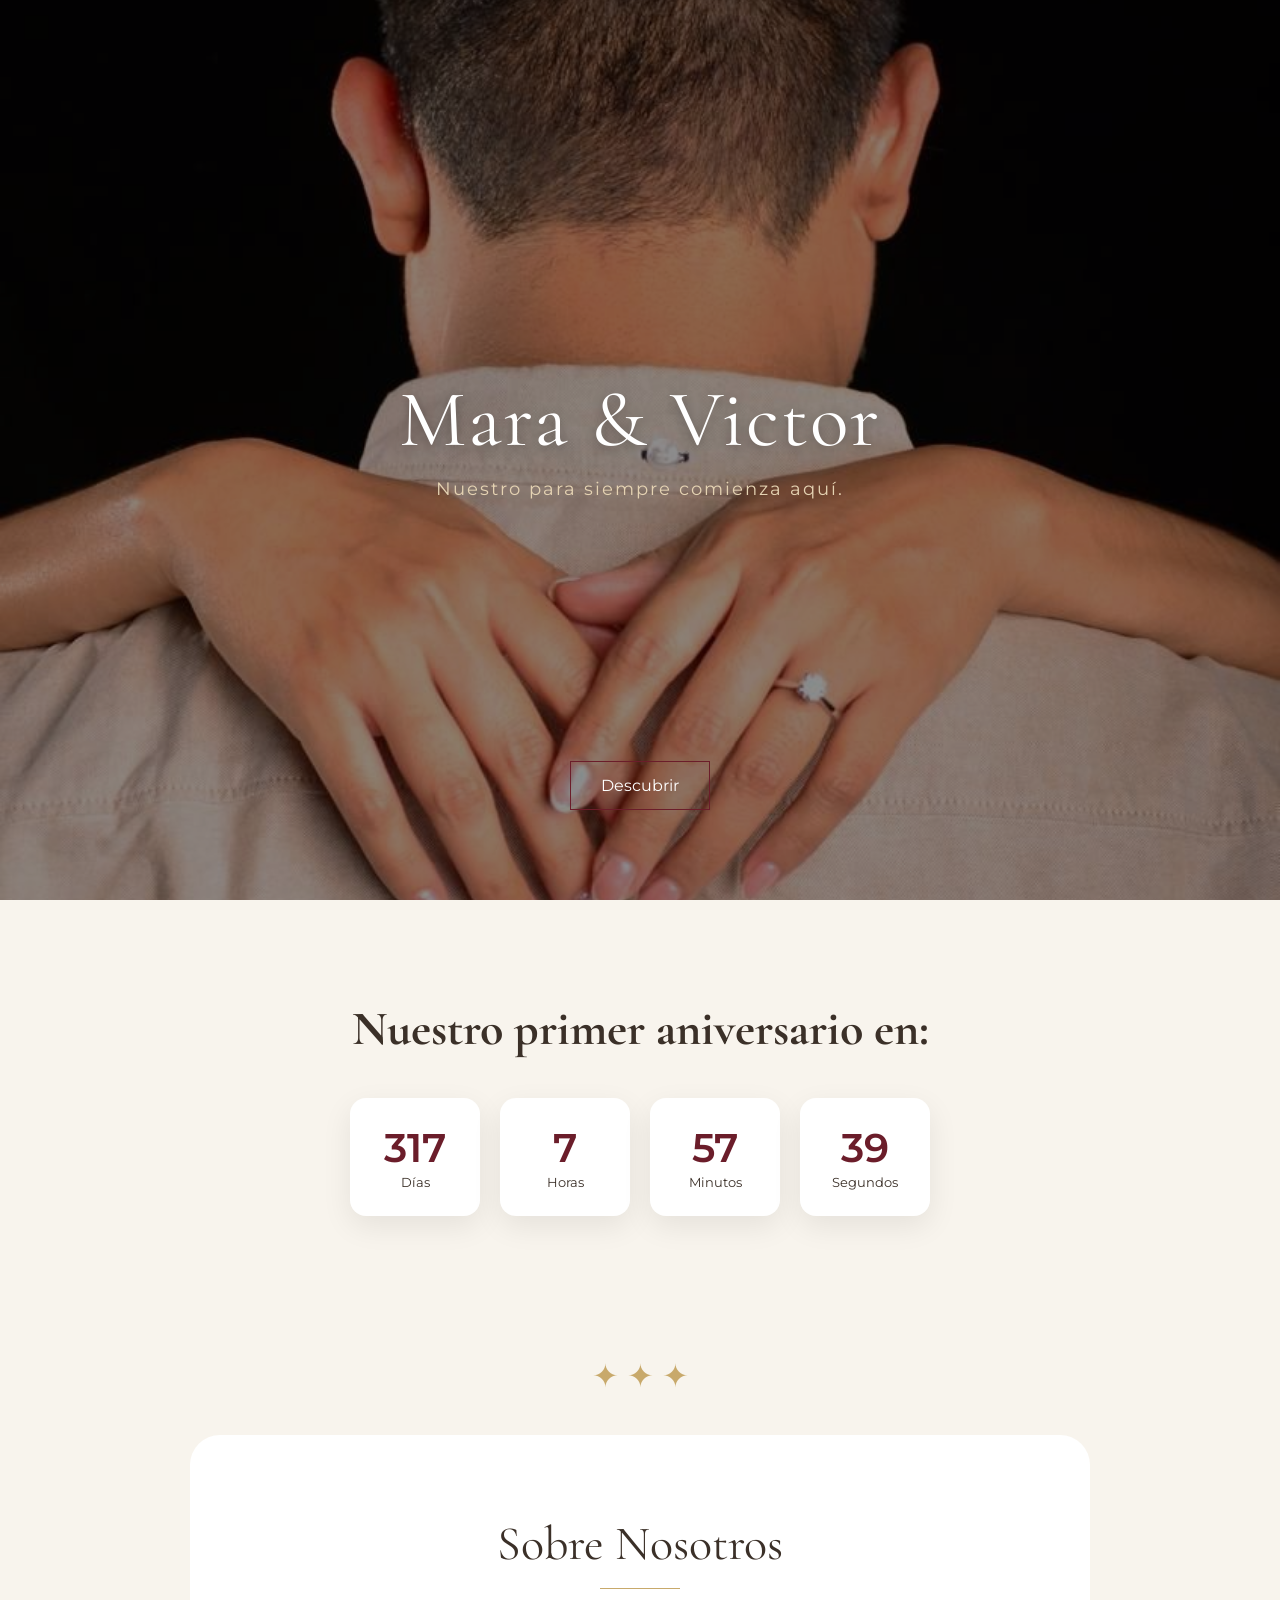
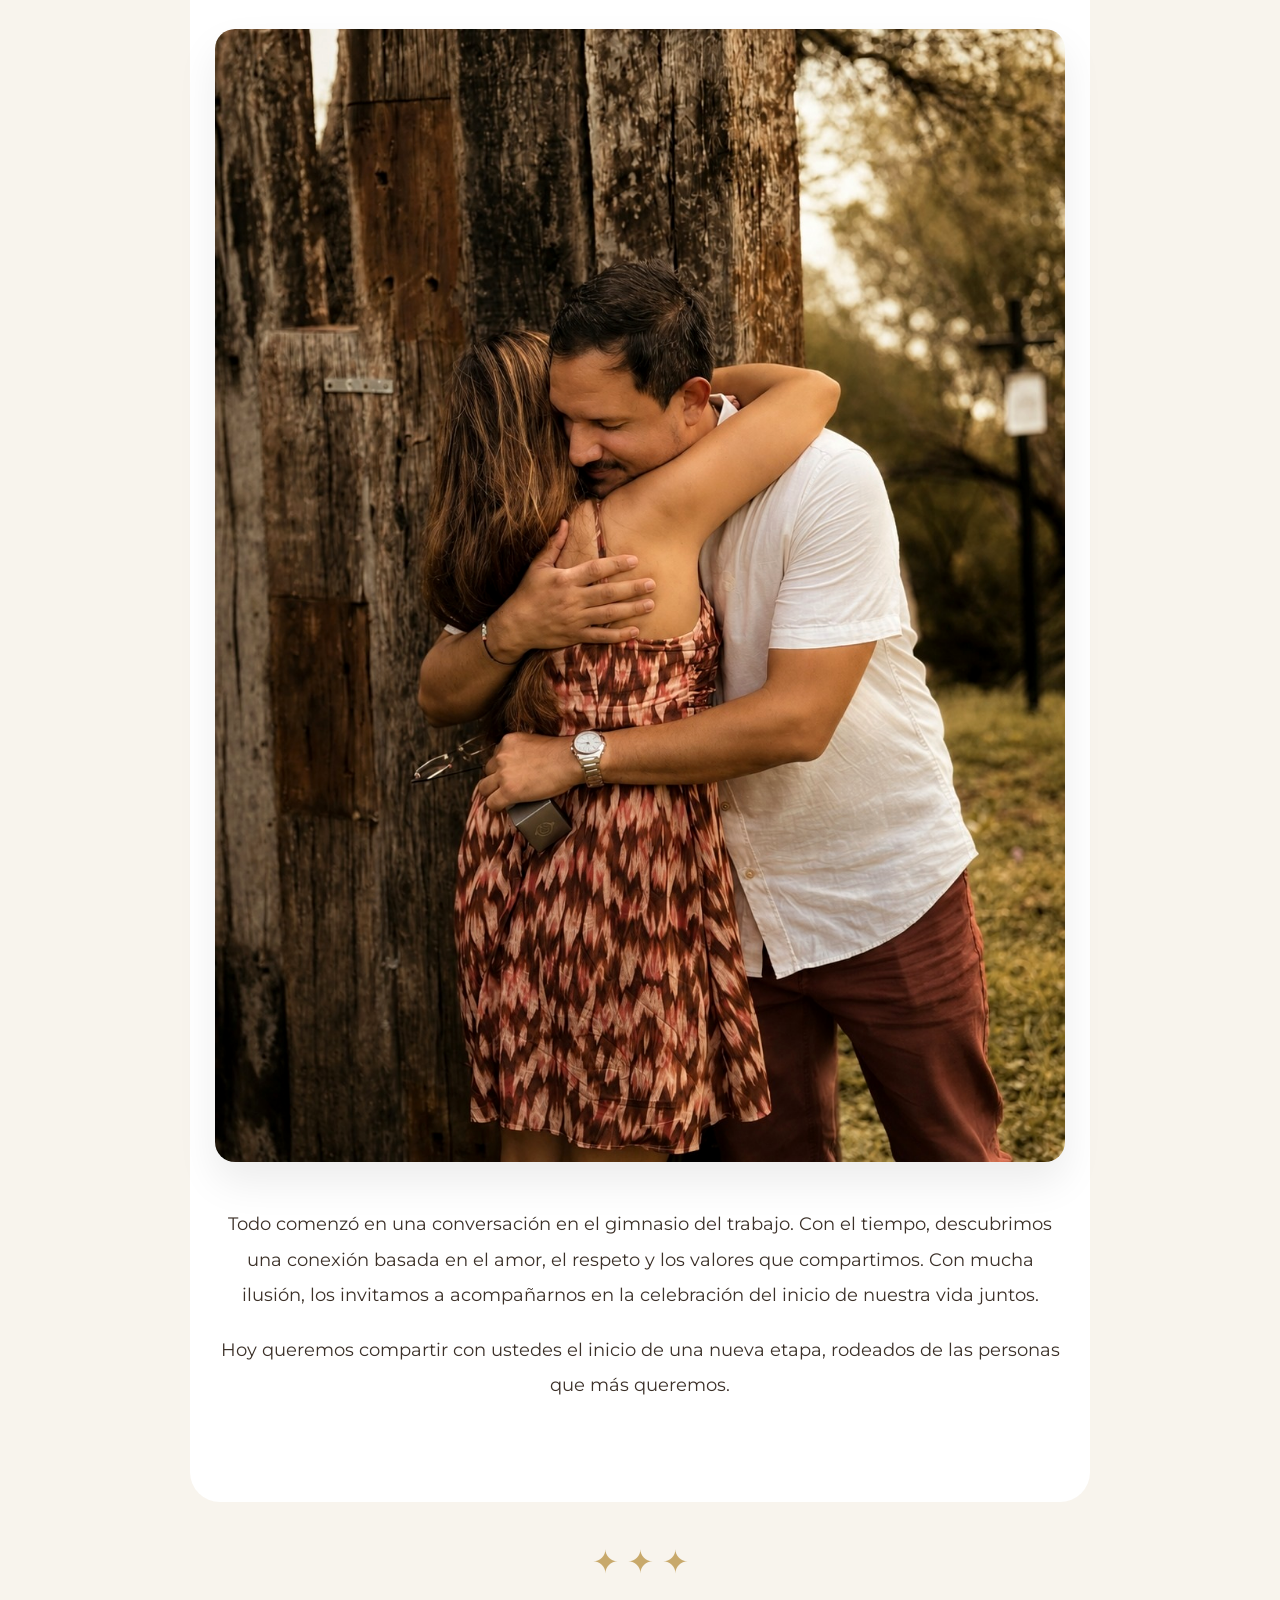
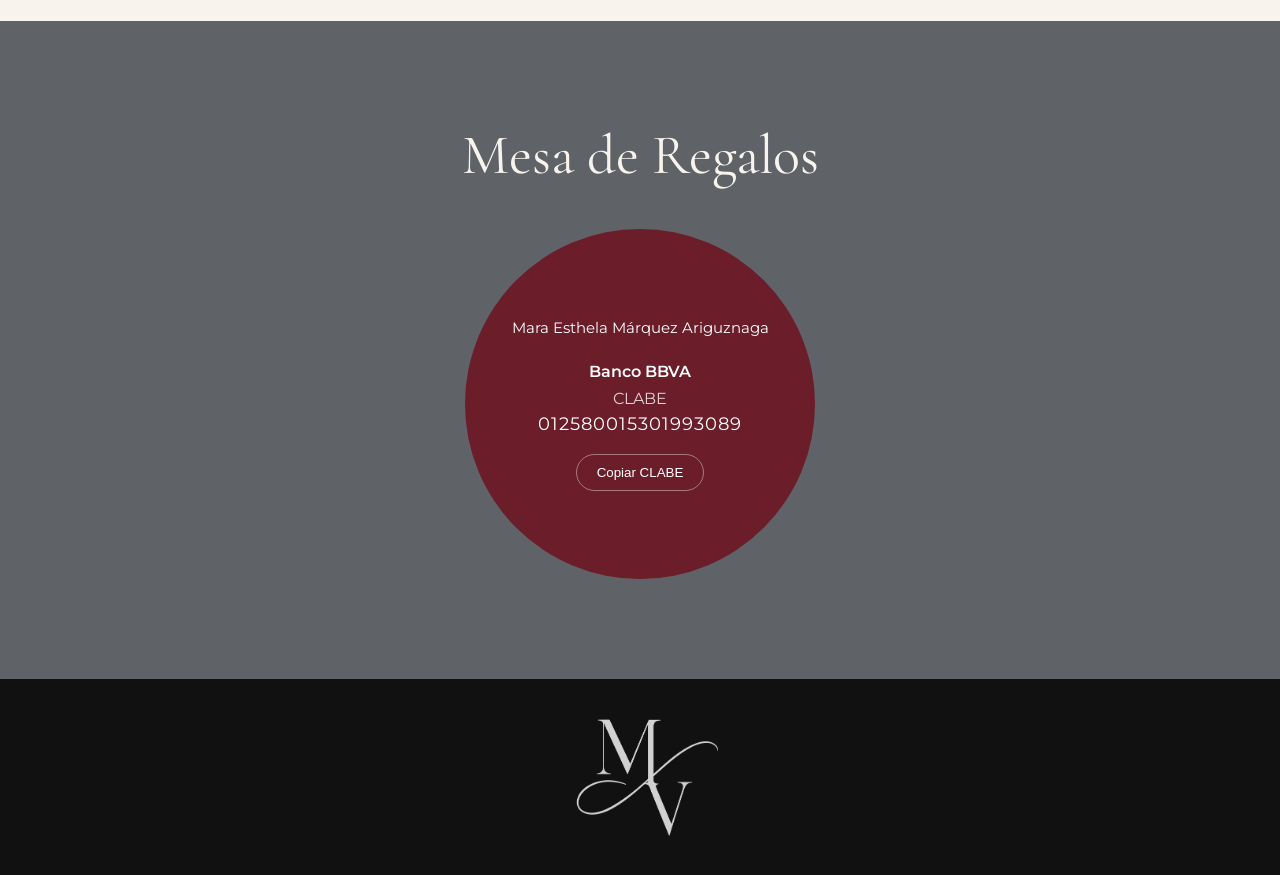
<file: index.html>
<!DOCTYPE html>
<html lang="es">

<head>
    <meta charset="UTF-8">
    <meta name="viewport" content="width=device-width, initial-scale=1.0">

    <title>Mara & Víctor</title>

<!-- Open Graph / WhatsApp / Facebook -->
<meta property="og:title" content="Mara & Victor | Nuestra Boda">
<meta property="og:description"
    content="Estamos felices de compartir contigo el inicio de nuestra historia. ¡Acompáñanos a celebrar nuestra boda!">
<meta property="og:image" content="https://marayvictor.com/assets/img/preview/preview.png">
<meta property="og:url" content="https://marayvictor.com/">
<meta property="og:type" content="website">
<meta property="og:site_name" content="Mara & Victor">

<!-- Twitter / X -->
<meta name="twitter:card" content="summary_large_image">
<meta name="twitter:title" content="Mara & Victor | Nuestra Boda">
<meta name="twitter:description"
    content="Estamos felices de compartir contigo el inicio de nuestra historia. ¡Acompáñanos a celebrar nuestra boda!">
<meta name="twitter:image" content="https://marayvictor.com/assets/img/preview/preview.png">

    <link rel="stylesheet" href="assets/css/style.css">

    <link rel="preconnect" href="https://fonts.googleapis.com">
    <link
        href="https://fonts.googleapis.com/css2?family=Cormorant+Garamond:wght@300;400;500;600&family=Montserrat:wght@300;400;500&display=swap"
        rel="stylesheet">
</head>

<body>

    <section class="hero">
    
        <div class="overlay"></div>
    
        <div class="hero-content">
    
            <h1>Mara & Victor</h1>
    
            <p class="frase">
                Nuestro para siempre comienza aquí.
            </p>
    
        </div>
    
        <a href="#countdown" class="btn hero-btn">
            Descubrir
        </a>
    
    </section>

    <section id="countdown" class="countdown-section">

        <h2>Nuestro primer aniversario en:</h2>

        <div class="countdown">

            <div class="box">
                <span id="days">0</span>
                <small>Días</small>
            </div>

            <div class="box">
                <span id="hours">0</span>
                <small>Horas</small>
            </div>

            <div class="box">
                <span id="minutes">0</span>
                <small>Minutos</small>
            </div>

            <div class="box">
                <span id="seconds">0</span>
                <small>Segundos</small>
            </div>

        </div>

    </section>
    <div class="ornament">
        ✦ ✦ ✦
    </div>

    <section class="historia reveal">

        <div class="section-header">
            <h2>Sobre Nosotros</h2>
        </div>
        <img src="assets/img/sobrenosotros.jpg" alt="Mara y Víctor" class="historia-img">
        <div class="historia-texto">

            <p>
                Todo comenzó en una conversación en el gimnasio
                del trabajo. Con el tiempo, descubrimos una
                conexión basada en el amor, el respeto y los
                valores que compartimos.
                Con mucha ilusión, los invitamos a acompañarnos
                en la celebración del inicio de nuestra vida juntos.
            </p>

            <p>
                Hoy queremos compartir con ustedes
                el inicio de una nueva etapa,
                rodeados de las personas que más queremos.
            </p>

        </div>

    </section>
    <div class="ornament">
        ✦ ✦ ✦
    </div>

    <!--
    <section class="timeline reveal">

        <div class="section-header">
            <h2>Nuestro Camino</h2>
        </div>

        <div class="timeline-container">

            <div class="timeline-item">

                <div class="timeline-icon">
                    ❤️
                </div>

                <div class="timeline-content">
                    <h3>2023</h3>
                    <p>Nos conocimos</p>
                </div>

            </div>

            <div class="timeline-item">

                <div class="timeline-icon">
                    ☕
                </div>

                <div class="timeline-content">
                    <h3>2024</h3>
                    <p>Primera cita</p>
                </div>

            </div>

            <div class="timeline-item">

                <div class="timeline-icon">
                    💍
                </div>

                <div class="timeline-content">
                    <h3>2025</h3>
                    <p>Compromiso</p>
                </div>

            </div>

            <div class="timeline-item">

                <div class="timeline-icon">
                    👰🤵
                </div>

                <div class="timeline-content">
                    <h3>2026</h3>
                    <p>Nuestra boda</p>
                </div>

            </div>

        </div>

    </section>
    -->
    <!--
    <section class="evento reveal">

        <div class="section-header">
            <h2>Nuestra Boda</h2>
        </div>

        <div class="evento-fecha">

            <span>Te esperamos para celebrar nuestro amor:</span>

            <strong>
                Domingo, 18 de Octubre de 2026
            </strong>

        </div>

    </section>
    -->
    <!--
    <section class="cards-evento reveal">

        <div class="evento-card">

            <div class="evento-icon">
                🥂
            </div>

            <h3>Recepción</h3>

            <div class="venue-card">

                <h4>CASA CAPULETO</h4>


                <a href="https://maps.app.goo.gl/CMNV9j2UJnT3NY7h6" target="_blank" class="maps-btn">
                    📍 Cómo llegar
                </a>
                <p class="maps-note">
                    Se abrirá Google Maps
                </p>

            </div>

        </div>

        <section class="foto-principal">
            <img src="assets/img/recepcion.jpg">
        </section>
        <div class="ornament">
            ✦ ✦ ✦
        </div>
        -->
        <!--Esta es la sección del vestuario-->
        <!--
        <section class="dress-code reveal">

            <div class="section-header">
                <h2>CÓDIGO DE VESTIMENTA</h2>
            </div>

            <p class="dress-text">
                Formal Elegante
            </p>

            <img src="assets/img/dresscode.jpg" alt="Dress Code" class="dress-image">

            <p class="dress-note">
                Te invitamos a vestir tonos acordes a la celebración.
            </p>
            <p class="dress-note2">
                *Sugerimos evitar tonos marfil o blanco.
            </p>
        </section>
        -->
        <!--Esta es la sección del menú-->
    </section>
    <!-- Agregando Mesa de regalos -->
    <section class="gift-section reveal">

        <div class="section-header-light">
            <h2>Mesa de Regalos</h2>
        </div>

        <div class="gift-circle">

            <p class="gift-name">
                Mara Esthela Márquez Ariguznaga
            </p>

            <p class="gift-bank">
                Banco BBVA
            </p>

            <p class="gift-clabe-label">
                CLABE
            </p>

            <p class="gift-clabe">
                012580015301993089
            </p>

            <button class="copy-btn" onclick="copyClabe()">
                Copiar CLABE
            </button>

        </div>

    </section>


    <footer>
        <img src="assets/img/firma.png" alt="Firma Mara y Víctor" class="footer-logo">


    </footer>

    <script src="assets/js/countdown.js?v=20271018"></script>
    <script src="assets/js/main.js"></script>

    <script>

        function copyClabe() {

            navigator.clipboard.writeText(
                "012580015301993089"
            );

            alert("Haz copiado una CLABE interbancaria de los novios: Mara y Víctor! Ahora puedes pegarla en tu aplicación bancaria para realizar la transferencia.");
        }

    </script>

</body>

</html>
</file>
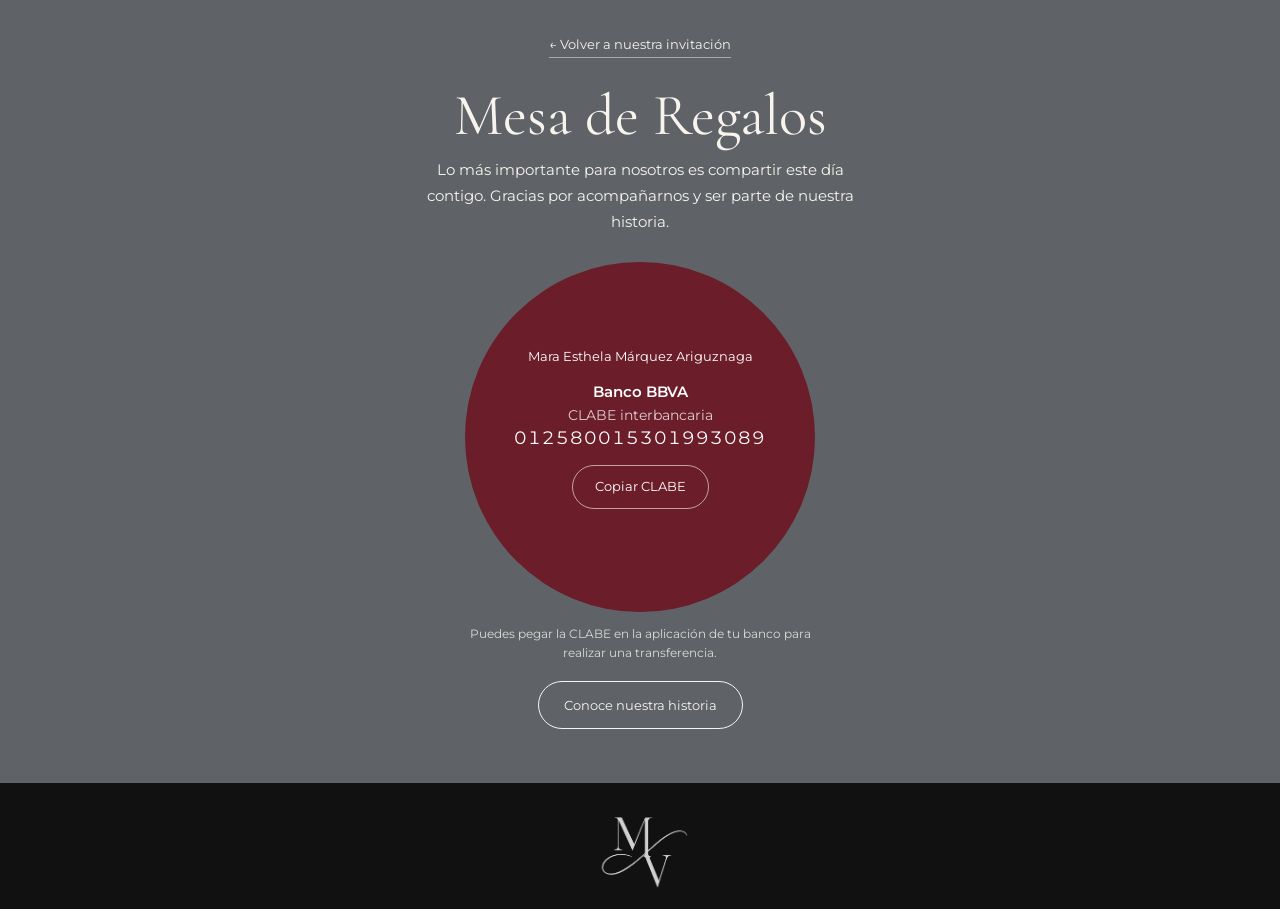
<file: mesaderegalos/index.html>
<!DOCTYPE html>
<html lang="es">

<head>
  <meta charset="UTF-8">
  <meta name="viewport" content="width=device-width, initial-scale=1.0">
  <meta name="theme-color" content="#5f6368">
  <meta name="description"
    content="Gracias por acompañarnos en nuestra historia. Aquí encontrarás nuestra mesa de regalos.">
  <meta property="og:title" content="Mesa de Regalos | Mara & Víctor">
  <meta property="og:description"
    content="Tu cariño y compañía son nuestro mejor regalo. Si deseas hacernos un detalle, aquí encontrarás nuestra mesa de regalos.">
  <meta property="og:url" content="https://marayvictor.com/mesaderegalos/">
  <meta property="og:type" content="website">
  <title>Mesa de Regalos | Mara &amp; Víctor</title>
  <link rel="preconnect" href="https://fonts.googleapis.com">
  <link rel="preconnect" href="https://fonts.gstatic.com" crossorigin>
  <link
    href="https://fonts.googleapis.com/css2?family=Cormorant+Garamond:wght@400;500&family=Montserrat:wght@400;500;600&display=swap"
    rel="stylesheet">
  <link rel="stylesheet" href="mesa.css">
</head>

<body>
  <main class="gift-page">
    <section class="gift-content" aria-labelledby="page-title">
      <a class="back-link" href="https://marayvictor.com/" aria-label="Volver a la página de Mara y Víctor">← Volver a
        nuestra invitación</a>

      <h1 id="page-title">Mesa de Regalos</h1>
      <p class="intro">Lo más importante para nosotros es compartir este día contigo. Gracias por acompañarnos y ser
        parte de nuestra historia.</p>

      <div class="gift-circle" aria-label="Datos para regalo por transferencia bancaria">
        <p class="gift-name">Mara Esthela Márquez Ariguznaga</p>
        <p class="gift-bank">Banco BBVA</p>
        <p class="gift-clabe-label">CLABE interbancaria</p>
        <p class="gift-clabe" id="clabe">012580015301993089</p>
        <button class="copy-btn" id="copy-button" type="button">Copiar CLABE</button>
        <p class="copy-status" id="copy-status" role="status" aria-live="polite"></p>
      </div>
      <p class="transfer-note">Puedes pegar la CLABE en la aplicación de tu banco para realizar una transferencia.</p>
      <a class="home-button" href="https://marayvictor.com/">Conoce nuestra historia</a>

  </main>
  <footer class="site-footer">
    <a href="https://marayvictor.com/" aria-label="Ir a la página principal de Mara y Víctor">
      <img src="../assets/img/firma.png" alt="Firma de Mara y Víctor" class="footer-logo">
    </a>
  </footer>
  <script>
    const copyButton = document.getElementById('copy-button');
    const copyStatus = document.getElementById('copy-status');
    const clabe = document.getElementById('clabe').textContent.trim();

    copyButton.addEventListener('click', async () => {
      try {
        await navigator.clipboard.writeText(clabe);
        copyStatus.textContent = 'CLABE copiada. Ya puedes pegarla en tu aplicación bancaria.';
      } catch (error) {
        const field = document.createElement('textarea');
        field.value = clabe;
        field.setAttribute('readonly', '');
        field.style.position = 'fixed';
        field.style.opacity = '0';
        document.body.appendChild(field);
        field.select();
        const copied = document.execCommand('copy');
        field.remove();
        copyStatus.textContent = copied
          ? 'CLABE copiada. Ya puedes pegarla en tu aplicación bancaria.'
          : 'No se pudo copiar automáticamente. Mantén presionada la CLABE para copiarla.';
      }
    });
  </script>
</body>

</html>
</file>
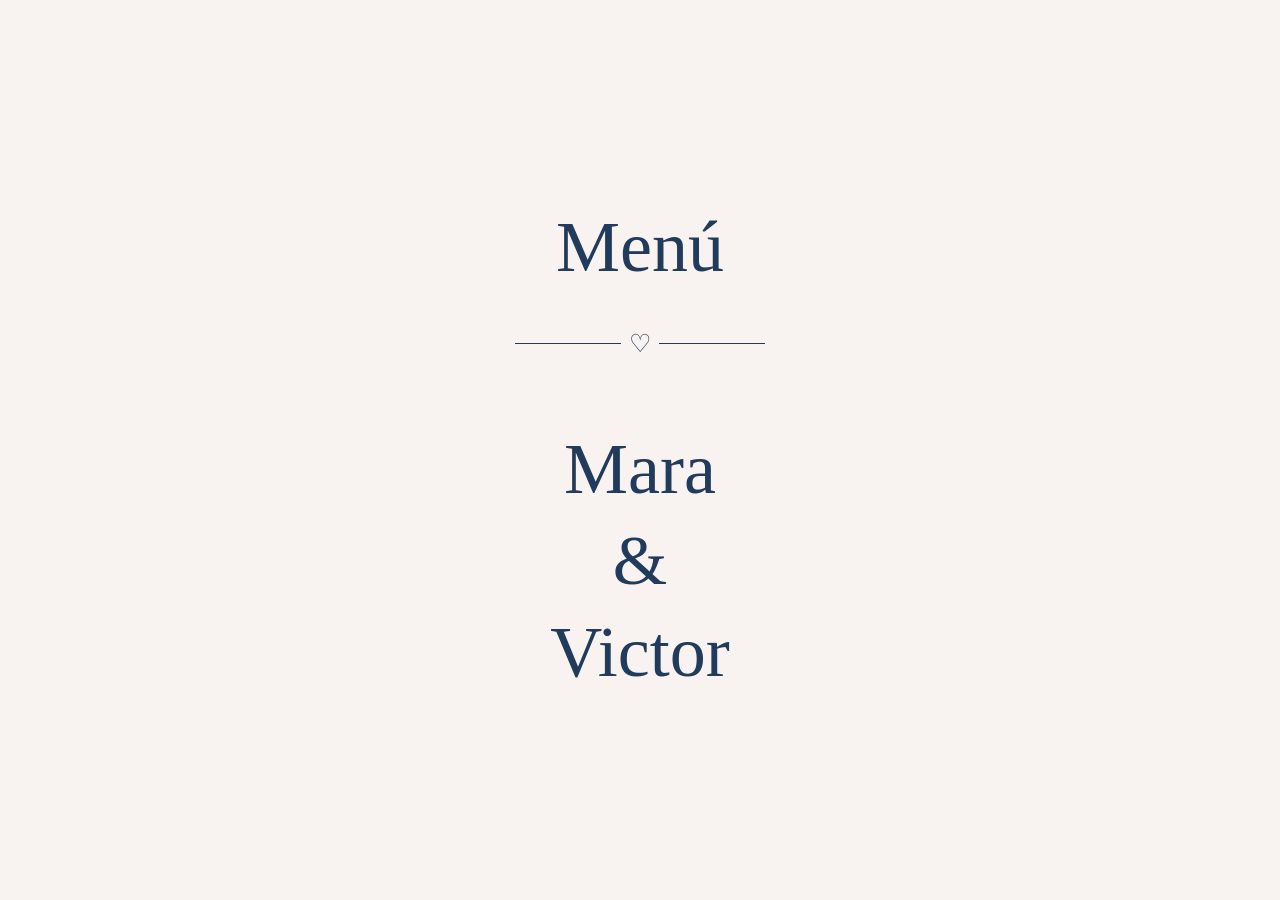
<file: menu.html>
<!DOCTYPE html>
<html lang="es">

<head>
    <meta charset="UTF-8">
    <meta name="viewport" content="width=device-width, initial-scale=1.0">

    <title>Menú | Mara & Victor</title>

    <link rel="stylesheet" href="assets/css/menu.css">
</head>

<body>

    <main class="menu">

        <!-- PÁGINA 1 -->
        <section class="menu-page active">

            <div class="page-content portada">

                <p class="menu-title">Menú</p>

                <div class="ornament">
                    <span></span>
                    <span class="ornament-symbol">♡</span>
                    <span></span>
                </div>

                <div class="names">
                    <h1>Mara</h1>
                    <div class="ampersand">&</div>
                    <h1>Victor</h1>
                </div>

            </div>

        </section>


        <!-- PÁGINA 2 -->
        <section class="menu-page">

            <div class="page-content">

                <header class="menu-header">
                    <h1>Menú</h1>

                    <div class="ornament">
                        <span></span>
                        <span class="ornament-symbol">♡</span>
                        <span></span>
                    </div>
                </header>

                <section class="menu-section">

                    <h2>BUEN PROVECHO!</h2>

                    <p>
                        Que cada platillo sea parte de un momento especial 
                        para compartir, disfrutar y celebrar juntos.
                    </p>

                </section>

                <section class="menu-section">

                    <h2>ENTRADA</h2>

                    <p>
                        Crema de portobello
                    </p>

                </section>

            </div>

        </section>


        <!-- PÁGINA 3 -->
        <section class="menu-page">

            <div class="page-content">

                <header class="menu-header">
                    <h1>Menú</h1>

                    <div class="ornament">
                        <span></span>
                        <span class="ornament-symbol">♡</span>
                        <span></span>
                    </div>
                </header>

                <section class="menu-section">

                    <h2>PLATO FUERTE</h2>

                    <p>
                        Ave poblana rellena de queso crema con poblano,
                        bañada en salsa poblana, montada sobre una cama
                        de arroz almendrado, puré con espinacas y verduras
                        a la oliva (ejotes, zanahoria baby y tomate cherry)
                    </p>

                </section>

                <section class="menu-section">

                    <h2>POSTRE</h2>

                    <p>
                        Pan de elote ó cheesecake con frutas
                    </p>

                </section>

            </div>

        </section>


        <!-- PÁGINA 4 -->
        <section class="menu-page">

            <div class="page-content">

                <header class="menu-header">
                    <h1>Menú</h1>

                    <div class="ornament">
                        <span></span>
                        <span class="ornament-symbol">♡</span>
                        <span></span>
                    </div>
                </header>


                <section class="menu-section bebidas">

                    <h2>BEBIDAS</h2>


                    <div class="bebida-item">

                        <h3>Piña Colada</h3>

                    </div>


                    <div class="bebida-item">

                        <h3>Vampiro</h3>

                    </div>


                    <div class="bebida-item">

                        <h3>Paloma</h3>

                    </div>


                    <div class="bebida-item">

                        <h3>Whisky</h3>


                    </div>


                </section>

            </div>

        </section>
<!--

        
        <section class="menu-page">

            <div class="page-content">

                <section class="drink-section">

                    <h2>TEQUILA</h2>

                    <div class="drink-item">
                        <span>
                            Tequila Don Julio Reposado 750 ml<br>
                            <small>(Incluye 1 Termo Tequilero)</small>
                        </span>

                        <strong>$1,450.00</strong>
                    </div>

                    <div class="drink-item">
                        <span>
                            Tequila Don Julio 70 750 ml<br>
                            <small>(Incluye 1 Termo Tequilero)</small>
                        </span>

                        <strong>$2,050.00</strong>
                    </div>

                    <div class="drink-item">
                        <span>
                            Tequila Dobel Diamante 750 ml<br>
                            <small>(Incluye 1 Termo Tequilero)</small>
                        </span>

                        <strong>$1,750.00</strong>
                    </div>

                    <div class="drink-item">
                        <span>
                            Tequila Maestro Tequilero Reposado 750 ml<br>
                            <small>(Incluye 1 Termo Tequilero)</small>
                        </span>

                        <strong>$1,450.00</strong>
                    </div>

                    <div class="drink-item">
                        <span>Termo Tequilero</span>
                        <strong>$300.00</strong>
                    </div>

                </section>


                <section class="drink-section">

                    <h2>VINO</h2>

                    <div class="drink-item">
                        <span>Vino Blanco 750 ml</span>
                        <strong>$500.00</strong>
                    </div>

                    <div class="drink-item">
                        <span>Vino Espumoso 750 ml</span>
                        <strong>$500.00</strong>
                    </div>

                    <div class="drink-item">
                        <span>Vino Rosado 750 ml</span>
                        <strong>$500.00</strong>
                    </div>

                    <div class="drink-item">
                        <span>Vino Tinto Tierra Nubes 750 ml</span>
                        <strong>$600.00</strong>
                    </div>

                </section>

            </div>

        </section>
-->
    </main>


    <script src="assets/js/menu.js"></script>

</body>

</html>
</file>
<file: assets/css/style.css>
:root {
  --ivory: #f8f4ed;
  --olive: #7a8562;
  --burgundy: #6b1d2a;
  --champagne: #e5d3b3;
  --gold: #c8a96b;

  --text: #3b3028;
}
* {
  margin: 0;
  padding: 0;
  box-sizing: border-box;
}

html {
  scroll-behavior: smooth;
}

body {
  font-family: "Montserrat", sans-serif;
  background: var(--ivory);
  color: var(--text);
}

.hero {
  position: relative;
  min-height: 100vh;
  background: url("../img/hero.jpg") center center/cover no-repeat;
  display: flex;
  justify-content: center;
  align-items: center;
  text-align: center;
}

.overlay {
  position: absolute;
  inset: 0;
  background: rgba(0, 0, 0, 0.45);
}

.hero-content {
  position: relative;
  z-index: 2;
  color: white;
  padding: 20px;
}

.hero h1 {
  font-family: "Cormorant Garamond", serif;
  font-size: 5rem;
  font-weight: 400;
  margin-bottom: 10px;
  text-shadow: 0 3px 12px rgba(0, 0, 0, 0.3);
  letter-spacing: 2px;
}

.frase {
  font-size: 1.1rem;
  letter-spacing: 2px;
  margin-bottom: 30px;
  color: var(--champagne);
}

.fecha {
  font-size: 1.4rem;
  margin-bottom: 15px;
}

.ubicacion {
  margin-bottom: 35px;
}

.btn {
  display: inline-block;

  padding: 14px 30px;

  border: 1px solid var(--burgundy);

  color: white;

  text-decoration: none;

  transition: 0.3s;
}

.btn:hover {
  background: var(--burgundy);
}

.countdown-section {
  padding: 100px 20px;
  text-align: center;
}

.countdown-section h2 {
  font-family: "Cormorant Garamond", serif;
  font-size: 3rem;
  margin-bottom: 40px;
}

.countdown {
  display: flex;
  justify-content: center;
  gap: 20px;
  flex-wrap: wrap;
}

.box {
  background: white;
  width: 130px;
  padding: 25px;
  border-radius: 16px;
  box-shadow: 0 10px 30px rgba(0, 0, 0, 0.08);
}

.box span {
  display: block;
  font-size: 2.5rem;
  color: var(--burgundy);
  font-weight: 600;
}

.mensaje {
  padding: 100px 30px;
  text-align: center;
  max-width: 900px;
  margin: auto;
}

.mensaje h2 {
  font-family: "Cormorant Garamond", serif;
  font-size: 3rem;
  margin-bottom: 20px;
}

.mensaje p {
  line-height: 1.8;
}

.proximamente {
  padding: 50px 20px 120px;
  display: grid;
  grid-template-columns: repeat(auto-fit, minmax(220px, 1fr));
  gap: 20px;
  max-width: 1200px;
  margin: auto;
}

.card {
  background: white;
  padding: 40px 20px;
  text-align: center;
  border-radius: 16px;
  box-shadow: 0 10px 30px rgba(0, 0, 0, 0.08);
}

.card h3 {
  margin-bottom: 10px;
  color: var(--burgundy);
}

footer {
  background: #111;
  color: white;
  text-align: center;
  padding: 15px 20px;
}
.footer-logo {
  width: 200px;

  height: auto;

  display: block;

  margin: 0 auto 20px;

  opacity: 0.95;
}
footer h2 {
  font-family: "Cormorant Garamond", serif;
  font-size: 4rem;
  margin-bottom: 10px;
}
footer p {
  color: var(--champagne);

  font-size: 1rem;
}
@media (max-width: 768px) {
  .hero {
    background-position: center 25%;
  }

  .hero h1 {
    font-size: 2.4rem;
  }
  .hero-content {
    width: 90%;

    margin: 0 auto;

    text-align: center;
  }

  .hero h1 {
    font-size: 2.6rem;

    white-space: nowrap;
  }

  .frase {
    font-size: 1rem;

    margin-bottom: 50px;

    line-height: 1.5;
  }

  .fecha {
    font-size: 1.1rem;
  }

  .box {
    width: 140px;
  }
}
.section-header {
  text-align: center;
  margin-bottom: 40px;
}

.section-header h2 {
  font-family: "Cormorant Garamond", serif;
  font-size: 3rem;
  font-weight: 400;
}

.section-header::after {
  content: "";
  display: block;
  width: 80px;
  height: 1px;
  background: var(--gold);
  margin: 15px auto 0;
}
.historia {
  background: white;
  border-radius: 30px;
  padding: 80px 25px;
  max-width: 900px;
  margin: auto;
}

.historia-img {
  width: 100%;

  border-radius: 20px;

  margin-bottom: 40px;

  transition: all 0.5s ease;

  filter: contrast(1.03) saturate(1.05);

  box-shadow: 0 20px 40px rgba(0, 0, 0, 0.08);
}

.historia-img:hover {
  transform: scale(1.02) translateY(-5px);

  box-shadow: 0 25px 50px rgba(0, 0, 0, 0.15);
}
.historia-texto {
  text-align: center;
}

.historia-texto p {
  margin-bottom: 20px;
  font-size: 1.1rem;
  line-height: 2;
}
.quote {
  padding: 80px 25px;
  text-align: center;
}

.quote p {
  font-family: "Cormorant Garamond", serif;
  font-size: 2rem;
  font-style: italic;
  margin: 25px 0;
}

.line {
  display: block;
  width: 120px;
  height: 1px;
  background: var(--gold);
  margin: auto;
}
.evento {
  padding: 80px 25px;
  text-align: center;
}

.evento-fecha {
  display: flex;
  flex-direction: column;
  gap: 10px;
  font-size: 1.2rem;
}

.evento-fecha strong {
  color: var(--burgundy);
  font-size: 1.5rem;
}
.cards-evento {
  padding: 20px 25px 80px;
  display: grid;
  gap: 20px;
  max-width: 900px;
  margin: auto;
}

.evento-card {
  background: white;
  border-radius: 20px;
  padding: 40px;
  text-align: center;
  box-shadow: 0 10px 30px rgba(0, 0, 0, 0.08);
  border: 1px solid rgba(200, 169, 107, 0.2);
}

.evento-card h3 {
  color: var(--burgundy);
  margin-bottom: 10px;
}
.rsvp {
  padding: 100px 25px;
  text-align: center;
}

.rsvp h2 {
  font-family: "Cormorant Garamond", serif;
  font-size: 3rem;
  margin-bottom: 20px;
}

.rsvp p {
  margin-bottom: 30px;
}

.rsvp button {
  border: none;
  background: var(--burgundy);
  color: white;
  padding: 15px 35px;
  border-radius: 50px;
  opacity: 0.7;
}
.reveal {
  opacity: 0;
  transform: translateY(40px);
  transition: all 0.8s ease;
}

.reveal.active {
  opacity: 1;
  transform: translateY(0);
}
.timeline {
  padding: 100px 25px;
  max-width: 900px;
  margin: auto;
}

.timeline-container {
  position: relative;
}

.timeline-container::before {
  content: "";
  position: absolute;
  left: 20px;
  top: 0;
  bottom: 0;
  width: 2px;
  background: var(--olive);
}

.timeline-item {
  position: relative;
  display: flex;
  gap: 20px;
  margin-bottom: 50px;
  padding-left: 10px;
}

.timeline-icon {
  width: 40px;
  height: 40px;
  background: white;
  border: 2px solid var(--olive);
  border-radius: 50%;
  display: flex;
  align-items: center;
  justify-content: center;
  z-index: 2;
  flex-shrink: 0;
}

.timeline-content h3 {
  color: var(--burgundy);
  margin-bottom: 5px;
}

.timeline-photo {
  width: 100%;
  border-radius: 20px;
  margin: 20px 0 50px;
  box-shadow: 0 15px 35px rgba(0, 0, 0, 0.1);
}
.hero-content {
  position: relative;
  z-index: 2;
  color: white;
  padding: 20px;
  max-width: 600px;
  margin: auto;

  animation: heroFade 1.5s ease;
}

@keyframes heroFade {
  from {
    opacity: 0;
    transform: translateY(30px);
  }

  to {
    opacity: 1;
    transform: translateY(0);
  }
}
.scroll-indicator {
  margin-top: 40px;

  font-size: 2rem;

  color: var(--burgundy);

  animation: bounce 2s infinite;
}
@keyframes bounce {
  0%,
  20%,
  50%,
  80%,
  100% {
    transform: translateY(0);
  }

  40% {
    transform: translateY(-10px);
  }

  60% {
    transform: translateY(-5px);
  }
}
.timeline {
  background: white;
}
.rsvp {
  background: white;
}
.ornament {
  text-align: center;

  font-size: 2rem;

  color: var(--gold);

  margin: 40px 0;
}

.venue-card {
  margin-top: 1.5rem;
}

.venue-card h4 {
  font-family: "Cormorant Garamond", serif;
  font-size: 2rem;
  font-weight: 600;
  color: var(--olive);

  letter-spacing: 2px;

  margin-bottom: 1rem;
}

.venue-text {
  max-width: 280px;

  margin: 0 auto 1.5rem;

  color: #666;

  line-height: 1.8;
}

.maps-btn {
  display: inline-block;

  background: var(--burgundy);

  color: white;

  text-decoration: none;

  padding: 14px 28px;

  border-radius: 50px;

  font-size: 0.95rem;

  font-weight: 500;

  letter-spacing: 1px;

  transition: all 0.3s ease;
}

.maps-btn:hover {
  transform: translateY(-3px);

  box-shadow: 0 10px 25px rgba(0, 0, 0, 0.15);
}
.maps-note {
  margin-top: 12px;

  font-size: 0.85rem;

  color: #999;

  font-style: italic;
}
.foto-principal {
  max-width: 900px;

  height: 600px;

  margin: -40px auto 60px;

  overflow: hidden;

  border-radius: 20px;
}

.foto-principal img {
  width: 100%;
  height: 100%;
  object-fit: cover;
  display: block;

  border-radius: 12px;
}
.dress-code {
  text-align: center;

  padding: 10px 20px;
}

.dress-text {
  font-family: "Cormorant Garamond", serif;

  font-size: 2rem;

  color: var(--burgundy);

  margin-bottom: 10px;
}

.dress-image {
  width: 100%;

  max-width: 900px;

  border-radius: 12px;

  display: block;

  margin: 0 auto;

  box-shadow: 0 10px 30px rgba(0, 0, 0, 0.08);
}

.dress-note {
  max-width: 500px;

  margin: 25px auto 0;

  color: #382121;

  font-size: 1.25rem;

  line-height: 1.5;

  font-style: bold;
}
.dress-note2 {
  max-width: 500px;

  margin: 5px auto 0;

  color: #8d7575;

  font-size: 0.75rem;

  line-height: 1.5;

  font-style: italic;
}
.gift-section {
  background: #5f6368;

  padding: 100px 20px;

  text-align: center;
}

.section-header-light h2 {
  font-family: "Cormorant Garamond", serif;

  font-size: 3.5rem;

  color: var(--ivory);

  font-weight: 400;

  margin-bottom: 40px;
}

.gift-circle {
  width: 350px;
  height: 350px;

  margin: 0 auto;

  background: var(--burgundy);

  border-radius: 50%;

  display: flex;

  flex-direction: column;

  justify-content: center;

  align-items: center;

  padding: 40px;

  color: white;
}

.gift-name {
  font-size: 0.95rem;

  margin-bottom: 25px;

  text-align: center;
}

.gift-bank {
  font-weight: 600;

  margin-bottom: 8px;
}

.gift-clabe-label {
  opacity: 0.8;

  margin-bottom: 5px;
}

.gift-clabe {
  font-size: 1.1rem;

  letter-spacing: 1px;

  margin-bottom: 20px;
}

.copy-btn {
  border: 1px solid rgba(255, 255, 255, 0.4);

  background: transparent;

  color: white;

  padding: 10px 20px;

  border-radius: 30px;

  cursor: pointer;

  transition: 0.3s;
}

.copy-btn:hover {
  background: rgba(255, 255, 255, 0.1);
}
.hero-content {
  position: relative;
}
.hero .btn {
  position: absolute;

  left: 50%;

  bottom: 10%;

  transform: translateX(-50%);

  z-index: 10;
}
</file>
<file: mesaderegalos/mesa.css>
:root {
  --ivory: #f8f4ed;
  --burgundy: #6b1d2a;
  --slate: #5f6368;
  --text: #3b3028;
}

* { box-sizing: border-box; }

html { min-height: 100%; }

body {
  min-height: 100vh;
  margin: 0;
  color: var(--text);
  background: var(--ivory);
  font-family: "Montserrat", sans-serif;
}

.gift-page {
  min-height: calc(100vh - 126px);
  display: grid;
  place-items: center;
  padding: 34px 20px 54px;
  background: var(--slate);
}

.gift-content {
  width: min(100%, 560px);
  text-align: center;
  color: var(--ivory);
}

.back-link {
  display: inline-block;
  margin-bottom: 29px;
  color: var(--ivory);
  font-size: .82rem;
  text-decoration: none;
  border-bottom: 1px solid rgba(248,244,237,.48);
  padding-bottom: 5px;
}

.back-link:hover, .back-link:focus-visible { color: white; border-color: white; }

.eyebrow {
  margin: 0 0 7px;
  color: rgba(248,244,237,.78);
  font-size: .72rem;
  letter-spacing: .13em;
  text-transform: uppercase;
}

h1 {
  margin: 0 0 13px;
  font-family: "Cormorant Garamond", serif;
  font-weight: 400;
  font-size: clamp(2.7rem, 10vw, 3.65rem);
  line-height: 1;
}

.intro, .gift-note {
  max-width: 440px;
  margin: 0 auto;
  font-size: .92rem;
  line-height: 1.75;
}

.gift-note { margin-top: 9px; color: rgba(248,244,237,.88); }

.gift-circle {
  width: min(350px, calc(100vw - 44px));
  aspect-ratio: 1;
  margin: 26px auto 0;
  padding: 35px 24px;
  border-radius: 50%;
  background: var(--burgundy);
  color: white;
  display: flex;
  flex-direction: column;
  align-items: center;
  justify-content: center;
}

.gift-name { margin: 0 0 16px; font-size: .84rem; line-height: 1.5; }
.gift-bank { margin: 0 0 5px; font-size: .95rem; font-weight: 600; }
.gift-clabe-label { margin: 0 0 3px; color: rgba(255,255,255,.78); font-size: .88rem; }
.gift-clabe { margin: 0 0 17px; font-size: clamp(.98rem, 4vw, 1.12rem); letter-spacing: .055em; font-variant-numeric: tabular-nums; }

.copy-btn {
  min-height: 44px;
  padding: 10px 22px;
  border: 1px solid rgba(255,255,255,.58);
  border-radius: 30px;
  color: white;
  background: transparent;
  font: inherit;
  font-size: .8rem;
  cursor: pointer;
  transition: background .2s ease, transform .2s ease;
}
.copy-btn:hover { background: rgba(255,255,255,.12); }
.copy-btn:active { transform: scale(.98); }
.copy-btn:focus-visible, a:focus-visible { outline: 2px solid white; outline-offset: 4px; }
.copy-status { min-height: 1em; margin: 8px 0 0; font-size: .67rem; line-height: 1.35; }

.transfer-note {
  max-width: 350px;
  margin: 12px auto 19px;
  color: rgba(248,244,237,.82);
  font-size: .75rem;
  line-height: 1.6;
}

.home-button {
  display: inline-flex;
  min-height: 48px;
  align-items: center;
  justify-content: center;
  padding: 12px 25px;
  border: 1px solid var(--ivory);
  border-radius: 30px;
  color: var(--ivory);
  font-size: .82rem;
  text-decoration: none;
  transition: color .2s ease, background .2s ease;
}
.home-button:hover { color: var(--burgundy); background: var(--ivory); }

.closing { margin: 22px 0 0; color: rgba(248,244,237,.8); font-size: .75rem; line-height: 1.7; }
.closing span { color: white; font-family: "Cormorant Garamond", serif; font-size: 1.25rem; }

.site-footer {
  min-height: 126px;
  display: grid;
  place-items: center;
  padding: 14px 20px;
  background: #111;
}
.footer-logo { display: block; width: min(120px, 35vw); height: auto; opacity: .95; }

@media (max-width: 380px) {
  .gift-page { padding: 23px 16px 38px; }
  .back-link { margin-bottom: 21px; }
  .gift-circle { padding: 27px 21px; }
  .gift-name { margin-bottom: 11px; }
  .gift-clabe { margin-bottom: 12px; }
}

@media (prefers-reduced-motion: reduce) {
  *, *::before, *::after { scroll-behavior: auto !important; transition-duration: .01ms !important; }
}
</file>
<file: assets/css/menu.css>
/* ========================================
   MENÚ MARA & VICTOR
======================================== */

:root {
    --navy: #203b5b;
    --ivory: #f8f3f0;
    --gold: #c49a52;
}


/* RESET */

* {
    margin: 0;
    padding: 0;
    box-sizing: border-box;
}


/* BODY */

html,
body {
    width: 100%;
    height: 100%;
    overflow: hidden;
}

body {
    background: var(--ivory);
    color: var(--navy);
    font-family: Arial, sans-serif;
}


/* CONTENEDOR */

.menu {
    width: 100%;
    height: 100vh;
    position: relative;
    overflow: hidden;
}


/* PÁGINAS */

.menu-page {
    position: absolute;
    inset: 0;

    width: 100%;
    height: 100%;

    background: var(--ivory);

    display: none;
}

.menu-page.active {
    display: block;
}


/* CONTENIDO */

.page-content {
    width: 100%;
    height: 100%;

    padding: 35px 30px;

    display: flex;
    flex-direction: column;
    align-items: center;
}


/* PORTADA */

.portada {
    justify-content: center;
}

.menu-title {
    font-family: Georgia, serif;
    font-size: 72px;
    margin-bottom: 20px;
}

.names {
    text-align: center;
    margin-top: 10px;
}

.names h1 {
    font-family: Georgia, serif;
    font-size: 72px;
    font-weight: normal;
}

.ampersand {
    font-family: Georgia, serif;
    font-size: 70px;
    margin: 10px 0;
}


/* HEADER */

.menu-header {
    width: 100%;
    text-align: center;
}

.menu-header h1 {
    font-family: Georgia, serif;
    font-size: 70px;
    font-weight: normal;
}


/* ORNAMENTO */

.ornament {
    width: 250px;

    display: flex;
    align-items: center;
    justify-content: center;

    margin: 20px auto 60px;
}

.ornament span:first-child,
.ornament span:last-child {
    height: 1px;
    background: var(--navy);
    flex: 1;
}

.ornament-symbol {
    font-size: 25px;
    margin: 0 8px;
}


/* SECCIONES */

.menu-section {
    width: 100%;
    max-width: 600px;

    text-align: center;

    margin-bottom: 70px;
}

.menu-section h2,
.drink-section h2 {
    font-family: Georgia, serif;
    font-size: 36px;
    font-weight: normal;

    margin-bottom: 40px;
}

.menu-section p {
    font-size: 21px;
    line-height: 1.45;

    margin-bottom: 35px;
}


/* BEBIDAS */

.bebidas {
    width: 100%;
    max-width: 600px;
    margin-top: 5%;
    text-align: center;
}

.bebidas h2 {
    margin-bottom: 90px;
}

.bebida-item {
    width: 100%;
    text-align: center;
    margin-bottom: 54px;
}

.bebida-item h3 {
    font-family: Georgia, serif;
    font-size: 26px;
    font-weight: normal;
    margin: 0 0 8px 0;
}

.bebida-item p {
    font-size: 18px;
    margin: 0;
}


/* PRECIOS */

.drink-section {
    width: 100%;
    max-width: 620px;
    margin-bottom: 25px;
}

.drink-section h2 {
    text-align: center;
    margin-bottom: 30px;
}

.drink-item {
    display: flex;
    justify-content: space-between;
    align-items: flex-start;

    gap: 20px;

    margin-bottom: 28px;

    font-size: 18px;
    line-height: 1.25;
}

.drink-item span {
    flex: 1;
}

.drink-item strong {
    white-space: nowrap;
}

.drink-item small {
    font-size: 16px;
}


/* CELULAR */

@media (max-width: 600px) {

    .page-content {
        padding: 30px 25px;
    }

    .menu-title,
    .menu-header h1 {
        font-size: 58px;
    }

    .names h1 {
        font-size: 64px;
    }

    .ampersand {
        font-size: 60px;
    }

    .menu-section h2,
    .drink-section h2 {
        font-size: 30px;
    }

    .menu-section p {
        font-size: 18px;
    }

    .drink-item {
        font-size: 16px;
    }

}


/* ========================================
   INDICADOR DE DESLIZAMIENTO
   Aparece de forma sutil y temporal en la portada
======================================== */

.swipe-hint {
    position: fixed;
    left: 50%;
    bottom: 24px;
    z-index: 20;

    width: 76px;
    height: 44px;

    transform: translateX(-50%);
    opacity: 0;
    pointer-events: none;

    color: rgba(196, 154, 82, 0.78);

    transition:
        opacity 0.8s ease,
        transform 0.8s ease;
}

.swipe-hand {
    position: absolute;
    left: 13px;
    top: 5px;

    width: 19px;
    height: 29px;

    border: 1.5px solid currentColor;
    border-radius: 11px 11px 9px 9px;
}

.swipe-hand::before {
    content: "";
    position: absolute;

    left: 6px;
    top: -9px;

    width: 6px;
    height: 16px;

    border: 1.5px solid currentColor;
    border-bottom: 0;
    border-radius: 5px 5px 0 0;
}

.swipe-hand::after {
    content: "";
    position: absolute;

    left: 3px;
    bottom: 5px;

    width: 11px;
    height: 8px;

    border-left: 1.5px solid currentColor;
    border-bottom: 1.5px solid currentColor;
    border-radius: 0 0 0 7px;
}

.swipe-finger {
    position: absolute;
    left: 8px;
    top: 2px;

    width: 3px;
    height: 12px;

    border-radius: 3px;
    background: currentColor;
}

.swipe-arrow {
    position: absolute;
    left: 39px;
    top: 15px;

    width: 24px;
    height: 1.5px;

    background: currentColor;
}

.swipe-arrow::after {
    content: "";

    position: absolute;
    right: 0;
    top: -3px;

    width: 7px;
    height: 7px;

    border-top: 1.5px solid currentColor;
    border-right: 1.5px solid currentColor;

    transform: rotate(45deg);
}

.swipe-hint.is-playing {
    opacity: 0.92;
    animation: swipeHint 3.2s ease-in-out both;
}

.swipe-hint.is-playing .swipe-hand {
    animation: handSwipe 1.25s ease-in-out 2;
}

.swipe-hint.is-playing .swipe-arrow {
    animation: arrowSwipe 1.25s ease-in-out 2;
}

.swipe-hint.is-hidden {
    opacity: 0;
    transform: translateX(-50%) translateY(4px);
}

@keyframes handSwipe {
    0% {
        transform: translateX(0);
    }

    45% {
        transform: translateX(20px);
    }

    70% {
        transform: translateX(20px);
    }

    100% {
        transform: translateX(0);
    }
}

@keyframes arrowSwipe {
    0%,
    15% {
        opacity: 0.25;
        transform: translateX(0);
    }

    45%,
    70% {
        opacity: 0.9;
        transform: translateX(7px);
    }

    100% {
        opacity: 0.25;
        transform: translateX(0);
    }
}

@keyframes swipeHint {
    0% {
        opacity: 0;
    }

    15% {
        opacity: 0.8;
    }

    78% {
        opacity: 0.8;
    }

    100% {
        opacity: 0;
    }
}

@media (max-width: 600px) {
    .swipe-hint {
        bottom: 22px;
        transform: translateX(-50%) scale(0.92);
    }

    .swipe-hint.is-hidden {
        transform: translateX(-50%) translateY(4px) scale(0.92);
    }
}

@media (prefers-reduced-motion: reduce) {
    .swipe-hint {
        display: none;
    }
}
</file>
